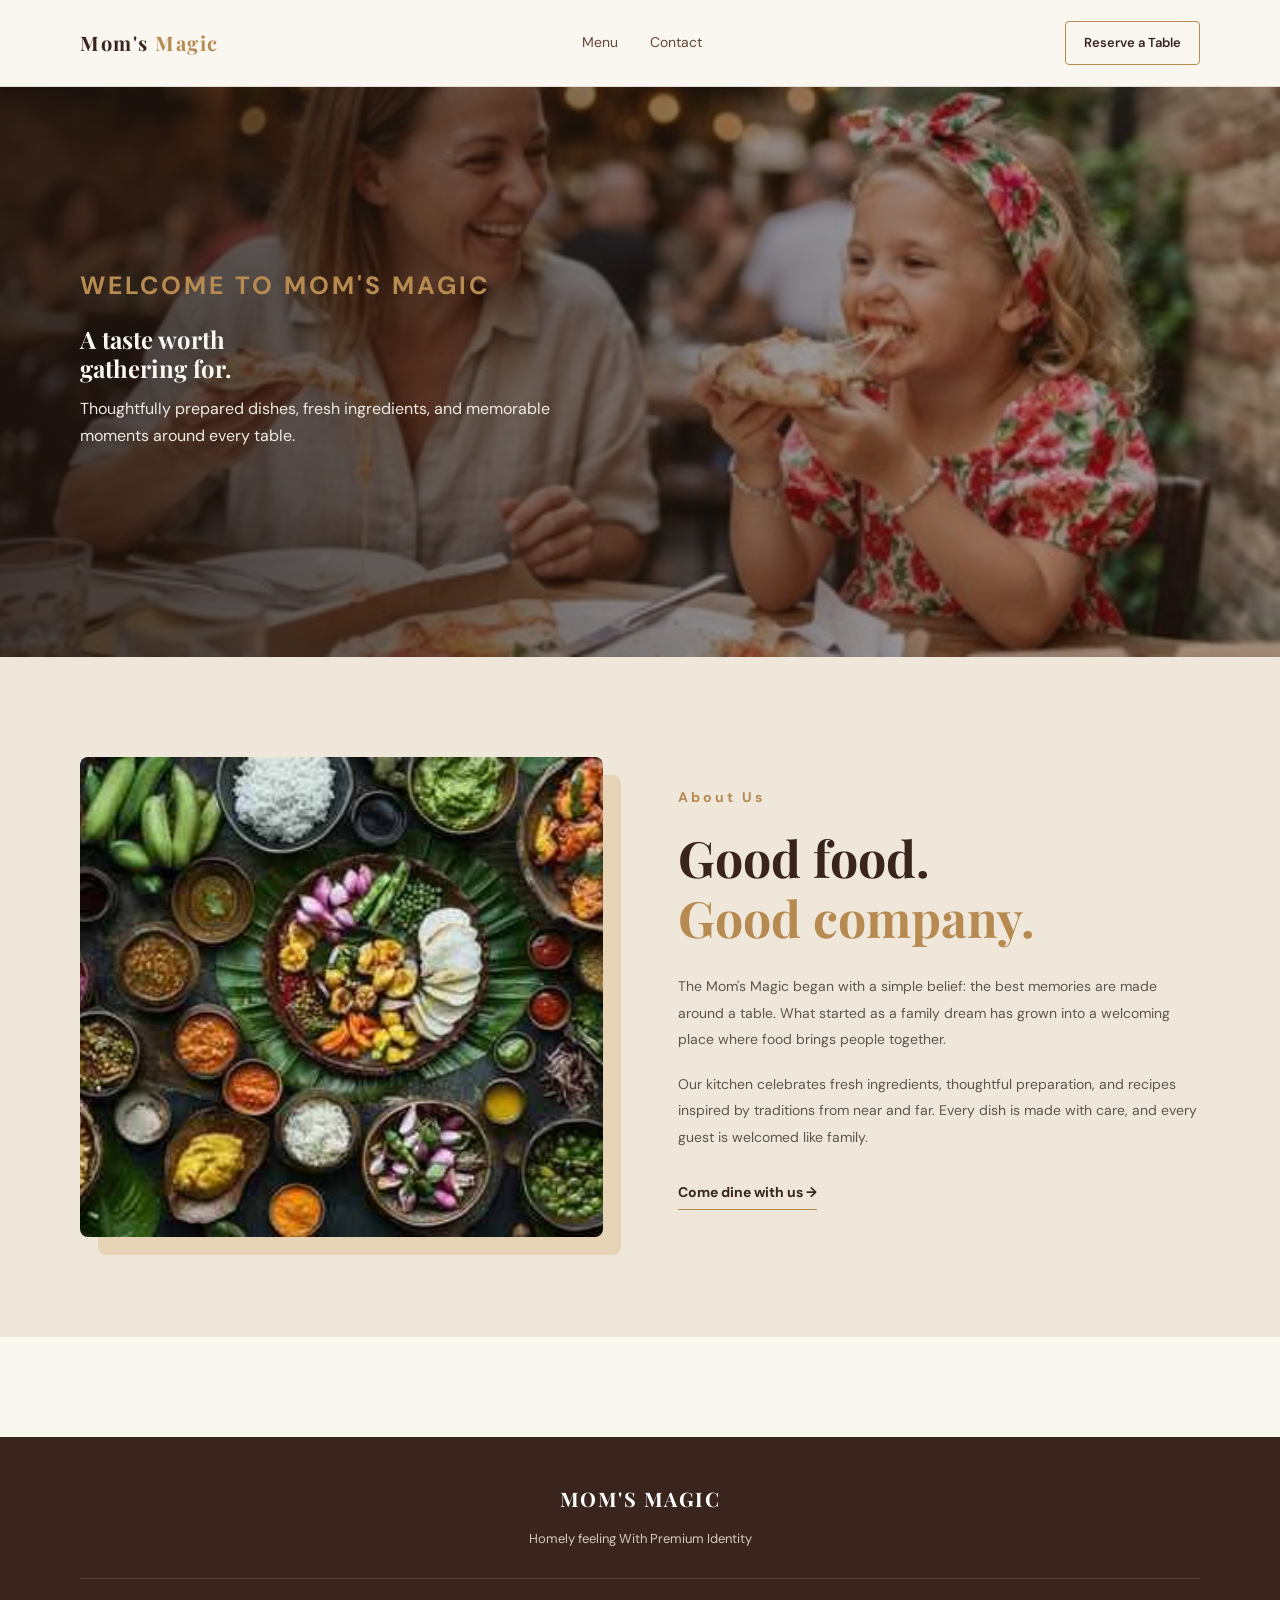
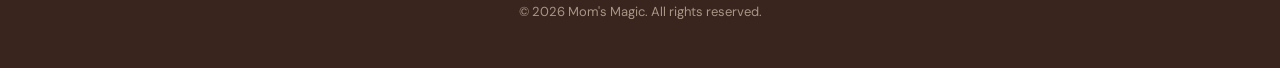
<file: assignment-1/index.html>
<!DOCTYPE html>
<html lang="en">
<head>
    <meta charset="UTF-8">
    <meta name="viewport" content="width=device-width, initial-scale=1.0">
    <meta name="description" content="Discover delicious food and warm hospitality at Mom's Magic.">
    <title>Mom's Magic | Homely feeling With Premium Identity</title>
    <link rel="preconnect" href="https://fonts.googleapis.com">
    <link rel="preconnect" href="https://fonts.gstatic.com" crossorigin>
    <link href="https://fonts.googleapis.com/css2?family=DM+Sans:wght@400;500;600;700&family=Playfair+Display:wght@500;600;700&display=swap" rel="stylesheet">
    <link rel="stylesheet" href="style.css">
</head>
<body>

    <header class="site-header">
        <div class="container nav-container">
            <a href="#" class="logo">Mom's <span>Magic</span></a>

            <nav aria-label="Main navigation">
                <a href="menu.html">Menu</a>
                <a href="contact.html">Contact</a>
            </nav>

            <a href="contact.html" class="nav-button">Reserve a Table</a>
        </div>
    </header>

    <main>
        <section class="welcome-section">
            <div class="welcome-content">
                <p class="heading">WELCOME TO MOM'S MAGIC </p>
                <h1>A taste worth<br><span>gathering for.</span></h1>
                <p class="welcome-description">
                    Thoughtfully prepared dishes, fresh ingredients,
                    and memorable moments around every table.
                </p>
            </div>
        </section>
        <section id="about" class="about-section">
            <div class="container about-grid">
                <div class="about-image" role="img" aria-label="A beautifully prepared restaurant meal"></div>

                <div class="about-content">
                    <p class="heading">About Us</p>
                    <h2>Good food.<br><span>Good company.</span></h2>

                    <p>
                        The Mom's Magic  began with a simple belief:
                        the best memories are made around a table.
                        What started as a family dream has grown into
                        a welcoming place where food brings people together.
                    </p>

                    <p>
                        Our kitchen celebrates fresh ingredients,
                        thoughtful preparation, and recipes inspired
                        by traditions from near and far. Every dish
                        is made with care, and every guest is welcomed
                        like family.
                    </p>

                    <a href="contact.html" class="text-link">Come dine with us →</a>
                </div>
            </div>
        </section>


    </main>

     <footer class="site-footer">
        <div class="container footer-content">
            <a href="#" class="logo footer-logo">MOM'S MAGIC</a>
            <p>Homely feeling With Premium Identity</p>
            <p class="copyright">&copy; 2026 Mom's Magic. All rights reserved.</p>
        </div>

</body>
</html>
</file>
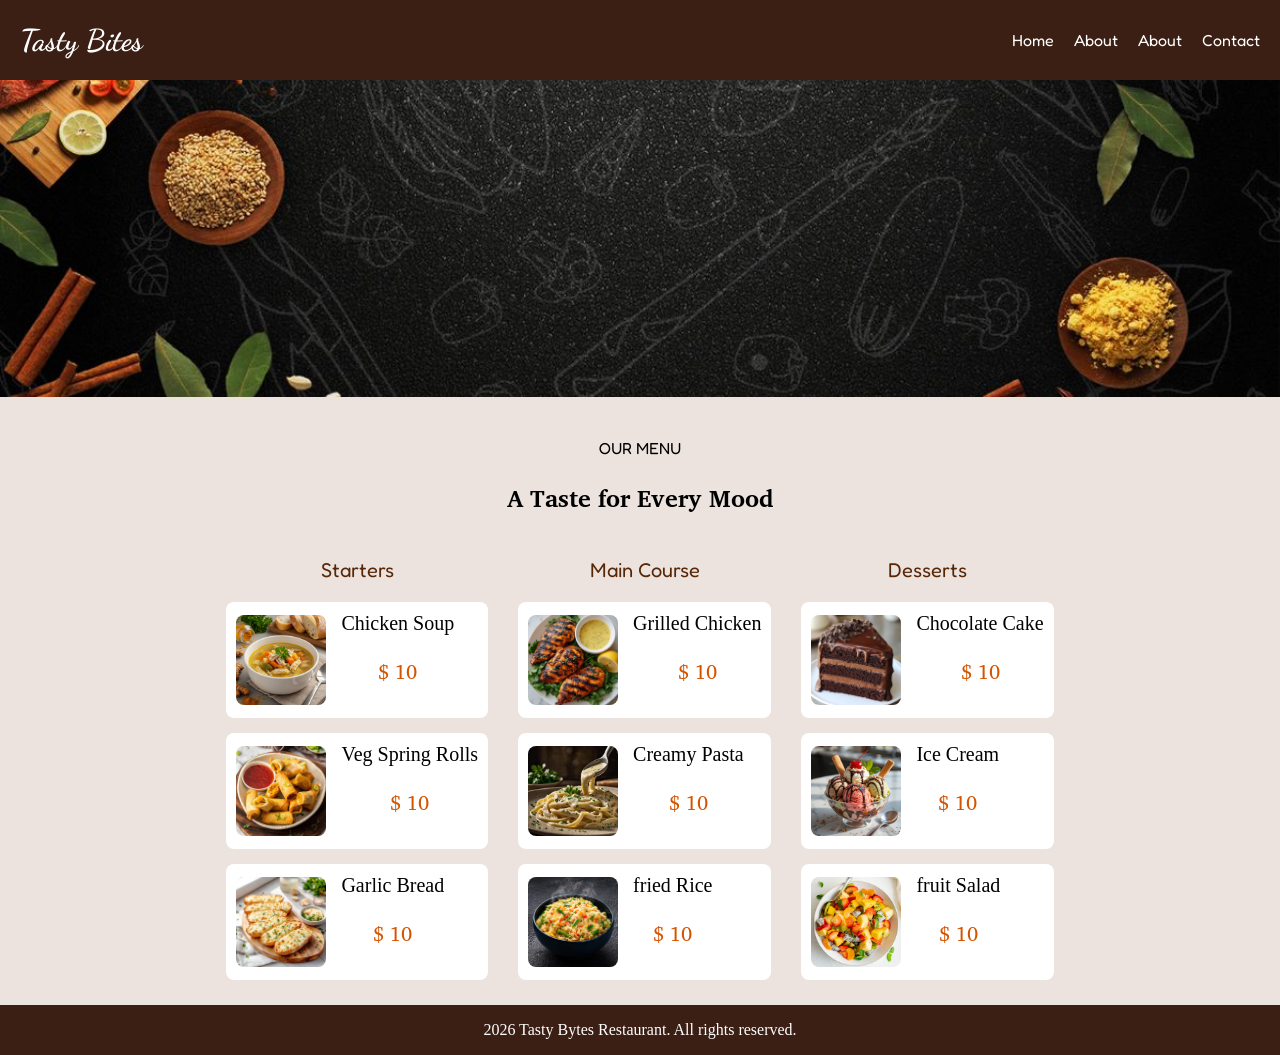
<file: Reshma-Assignment-1/index.html>
<!DOCTYPE html>
<html lang="en">
<head>
    <meta charset="UTF-8">
    <meta name="viewport" content="width=device-width, initial-scale=1.0">
    <title>Restaurant Menu Page</title>
    <link rel="stylesheet" href="style.css">
    <link rel="preconnect" href="https://fonts.googleapis.com">
    <link rel="preconnect" href="https://fonts.gstatic.com" crossorigin>
    <link href="https://fonts.googleapis.com/css2?family=Charis+SIL:ital,wght@0,400;0,700;1,400;1,700&family=Dancing+Script:wght@400..700&family=Fredoka:wght@300..700&display=swap" rel="stylesheet">
</head>
<body>
    <div class="navbar">
        <header>Tasty Bites</header>
        <nav>
            <a href="#home">Home</a>
            <a href="#Menu">About</a>  
            <a href="#About">About</a>
            <a href="#contact">Contact</a>
        </nav>
    </div>
    <!-- About Section -->
    <div class="about">
        <img src="./images/Banner.jpg" alt="banner_image" >
    </div>
    <section>
        <p>OUR MENU</p>
        <h1>A Taste for Every Mood</h1>
        <main>
            <!-- 3 menu category Card -->
            <div class="card">
                <div class="main_menu Starters">
                    <p>Starters</p>
                    <div class="menu_card">
                        <div class="menu">
                            <img src="./images/soup.jpg" alt="chicken soup">
                            <div class="card_title">Chicken Soup
                                <p class="price">$ 10</p>
                            </div>
                        </div>
                        <div class="menu">
                            <img src="./images/rolls.jpeg" alt="Veg Spring Rolls">
                            <div class="card_title">Veg Spring Rolls
                                <p class="price">$ 10</p>
                            </div>
                        </div>
                        <div class="menu">
                            <img src="./images/bread.jpeg" alt="Garlic Bread">
                            <div class="card_title">Garlic Bread
                                <p class="price">$ 10</p>
                            </div>
                        </div>
                    </div>
                </div>
                <div class="main_menu Main_course">
                    <p>Main Course</p>
                    <div class="menu_card">
                        <div class="menu">
                            <img src="./images/grilledCjicken.jpg" alt="Grilled Chicken">
                            <div class="card_title">Grilled Chicken
                                <p class="price">$ 10</p>
                            </div>
                        </div>
                        <div class="menu">
                            <img src="./images/pasta.jpg" alt="Creamy Pasta">
                            <div class="card_title">Creamy Pasta
                                <p class="price">$ 10</p>
                            </div>
                        </div>
                        <div class="menu">
                            <img src="./images/friedRice.jpg" alt="fried Rice">
                            <div class="card_title">fried Rice
                                <p class="price">$ 10</p>
                            </div>
                        </div>
                    </div>
                </div>
                <div class="main_menu Desserts">
                      <p>Desserts</p>
                      <div class="menu_card">
                          <div class="menu">
                              <img src="./images/cake.jpg" alt="Chocolate Cake">
                              <div class="card_title">Chocolate Cake
                                  <p class="price">$ 10</p>
                              </div>
                          </div>
                          <div class="menu">
                              <img src="./images/icecream.jpg" alt="Ice Cream">
                              <div class="card_title">Ice Cream
                                  <p class="price">$ 10</p>
                              </div>
                          </div>
                          <div class="menu">
                              <img src="./images/salad.jpg" alt="fruit Salad">
                              <div class="card_title">fruit Salad
                                  <p class="price">$ 10</p>
                              </div>
                          </div>
                      </div>
                </div>
            </div>
        </main>   
    </section>
    <footer>2026 Tasty Bytes Restaurant. All rights reserved.</footer>
</body>
</html>
</file>
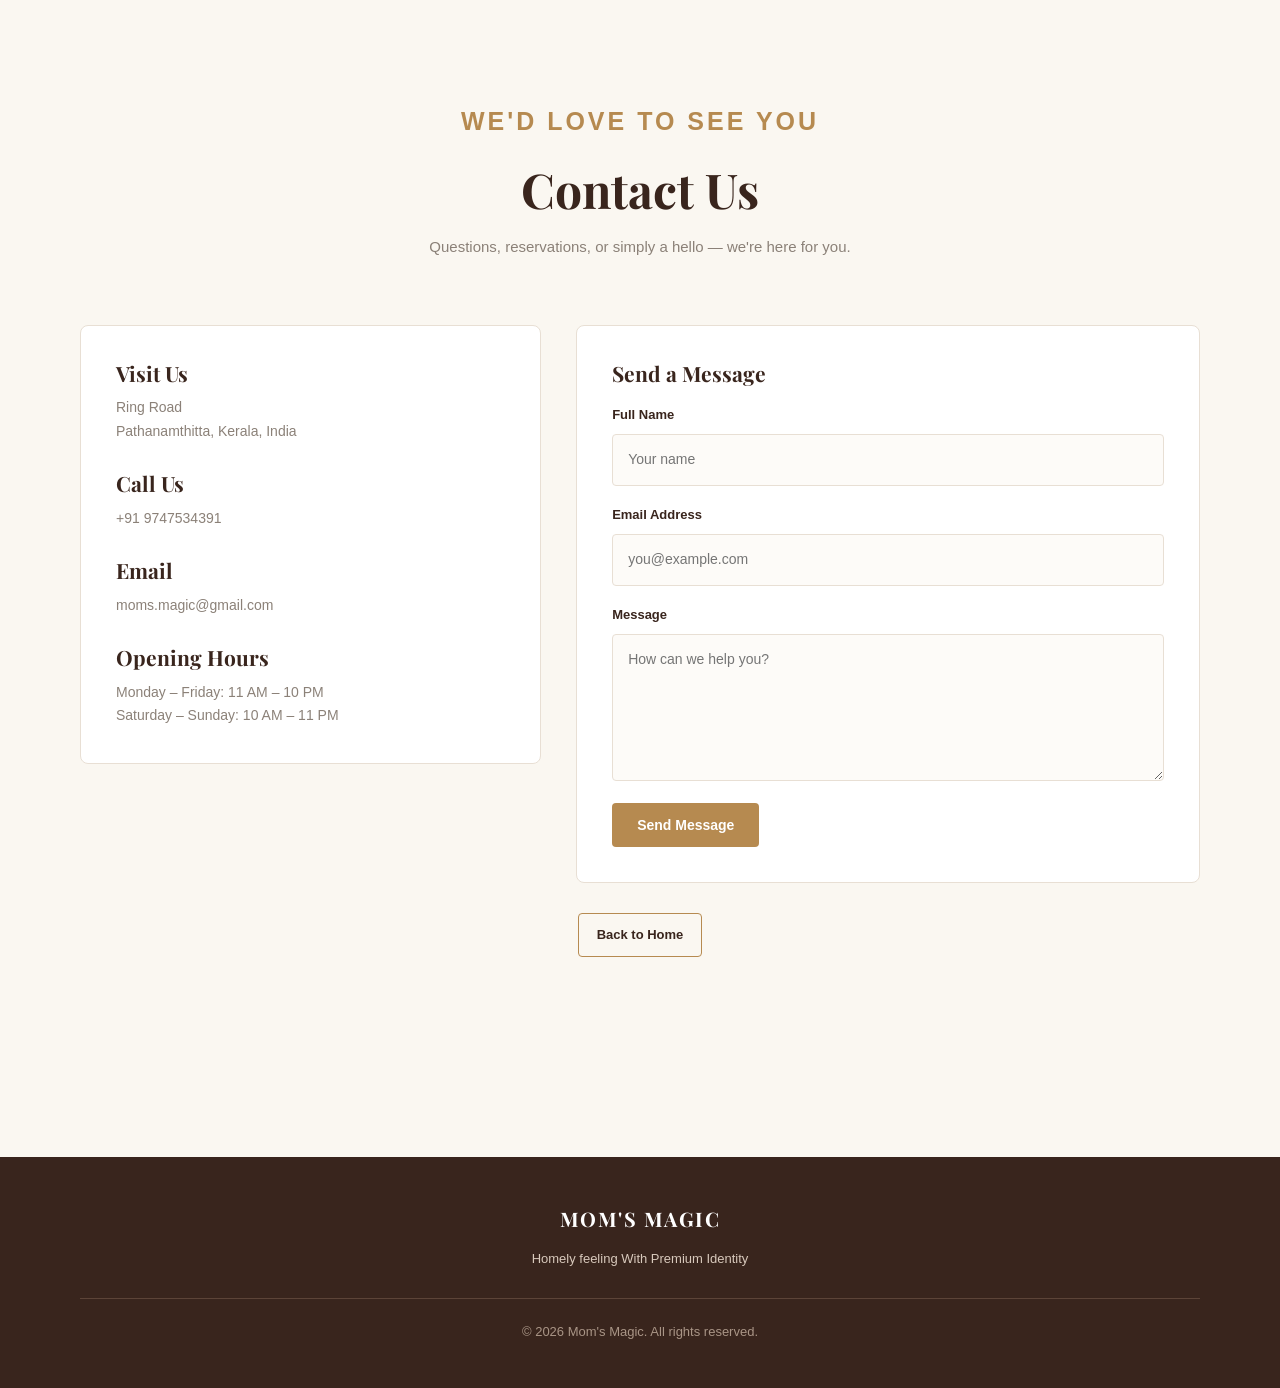
<file: assignment-1/contact.html>
<!DOCTYPE html>
<html lang="en">
<head>
    <meta charset="UTF-8">
    <meta name="viewport" content="width=device-width, initial-scale=1.0">
    <title>Mom's Magic | Homely feeling With Premium Identity</title>
    <link rel="stylesheet" href="style.css">
    <link href="https://fonts.googleapis.com/css2?family=Playfair+Display:wght@700&family=Poppins:wght@400;500;600&display=swap" rel="stylesheet">
    <body>
</head>
<main>

        <section id="contact" class="section contact-section">
            <div class="container">
                <div class="section-heading">
                    <p class="heading">WE'D LOVE TO SEE YOU</p>
                    <h2>Contact Us</h2>
                    <p>Questions, reservations, or simply a hello — we're here for you.</p>
                </div>

                <div class="contact-grid">
                    <div class="contact-details">
                        <div class="contact-item">
                            <h3>Visit Us</h3>
                            <p>Ring Road<br>Pathanamthitta, Kerala, India</p>
                        </div>

                        <div class="contact-item">
                            <h3>Call Us</h3>
                            <p>+91 9747534391</p>
                        </div>

                        <div class="contact-item">
                            <h3>Email</h3>
                            <p>moms.magic@gmail.com</p>
                        </div>

                        <div class="contact-item">
                            <h3>Opening Hours</h3>
                            <p>Monday – Friday: 11 AM – 10 PM</p>
                            <p>Saturday – Sunday: 10 AM – 11 PM</p>
                        </div>
                    </div>
                    

                    <form class="contact-form">
                        <h3>Send a Message</h3>

                        <label for="name">Full Name</label>
                        <input type="text" id="name" name="name"
                               placeholder="Your name" required>

                        <label for="email">Email Address</label>
                        <input type="email" id="email" name="email"
                               placeholder="you@example.com" required>

                        <label for="message">Message</label>
                        <textarea id="message" name="message" rows="5"
                                  placeholder="How can we help you?" required></textarea>

                        <button type="submit" class="button button-primary">
                            Send Message
                        </button>
                    </form>
                </div>
            </div>
             <div class="back">
                   <a href="index.html" class="nav-button"> Back to Home </a>
                </div>
        </section>
   </main>
 <footer class="site-footer">
        <div class="container footer-content">
            <a href="#" class="logo footer-logo">MOM'S MAGIC</a>
            <p>Homely feeling With Premium Identity</p>
            <p class="copyright">&copy; 2026 Mom's Magic. All rights reserved.</p>
        </div>
    </footer>
</html>
</file>
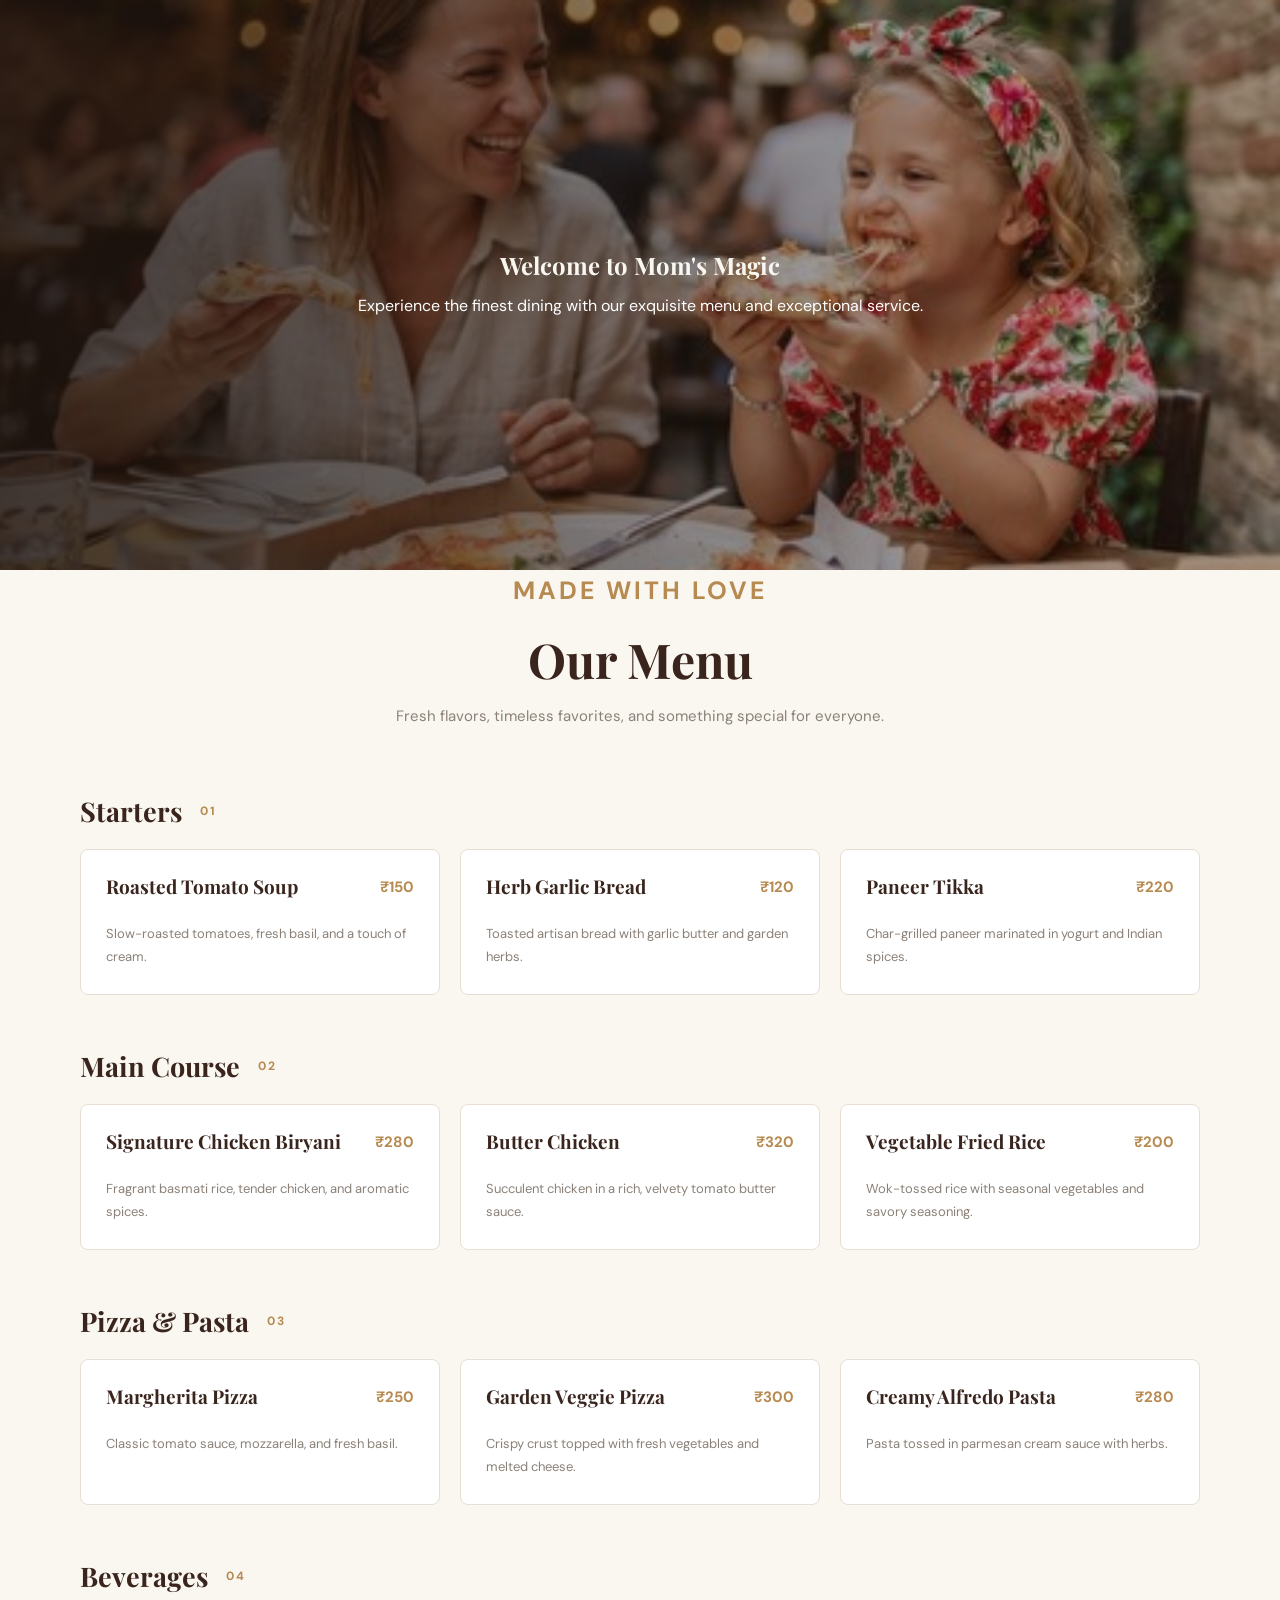
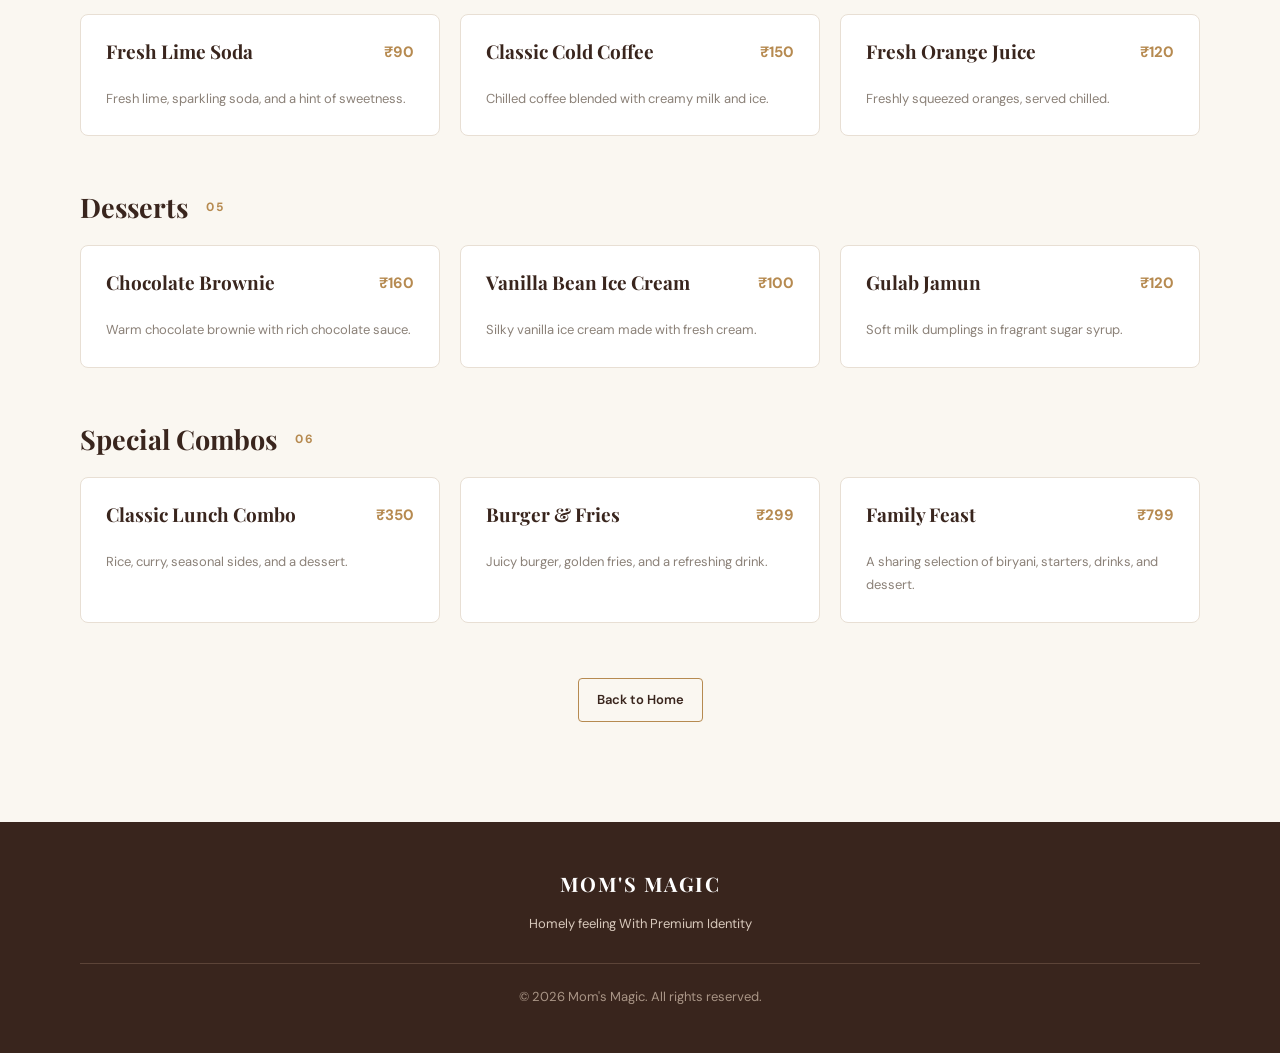
<file: assignment-1/menu.html>
<!DOCTYPE html>
<html lang="en">
<head>
    <meta charset="UTF-8">
    <meta name="viewport" content="width=device-width, initial-scale=1.0">
    <meta name="description" content="Discover delicious food and warm hospitality at The Golden Spoon.">
    <title>The Golden Spoon | Fine Dining & Restaurant</title>
    <link rel="preconnect" href="https://fonts.googleapis.com">
    <link rel="preconnect" href="https://fonts.gstatic.com" crossorigin>
    <link href="https://fonts.googleapis.com/css2?family=DM+Sans:wght@400;500;600;700&family=Playfair+Display:wght@500;600;700&display=swap" rel="stylesheet">
    <link rel="stylesheet" href="style.css">
</head>
<body>
    <main>
        <section id="welcome" class=" welcome-section">
            <div class="container">
                <div class="welcome-content-menu">
                    <h1>Welcome to Mom's Magic</h1>
                    <p>Experience the finest dining with our exquisite menu and exceptional service.</p>
                </div>
            </div>
        </section> 
            </div>
        </section>
       
    <section id="menu">
            <div class="container">
                <div class="section-heading">
                    <p class="heading">MADE WITH LOVE</p>
                    <h2>Our Menu</h2>
                    <p>Fresh flavors, timeless favorites, and something special for everyone.</p>
                </div>

                <section class="menu-category">
                    <h3>Starters <span>01</span></h3>
                    <div class="menu-grid">
                        <article class="menu-card">
                            <div class="menu-card-top">
                                <h4>Roasted Tomato Soup</h4>
                                <span class="price">₹150</span>
                            </div>
                            <p>Slow-roasted tomatoes, fresh basil, and a touch of cream.</p>
                        </article>

                        <article class="menu-card">
                            <div class="menu-card-top">
                                <h4>Herb Garlic Bread</h4>
                                <span class="price">₹120</span>
                            </div>
                            <p>Toasted artisan bread with garlic butter and garden herbs.</p>
                        </article>

                        <article class="menu-card">
                            <div class="menu-card-top">
                                <h4>Paneer Tikka</h4>
                                <span class="price">₹220</span>
                            </div>
                            <p>Char-grilled paneer marinated in yogurt and Indian spices.</p>
                        </article>
                    </div>
                </section>

                <section class="menu-category">
                    <h3>Main Course <span>02</span></h3>
                    <div class="menu-grid">
                        <article class="menu-card">
                            <div class="menu-card-top">
                                <h4>Signature Chicken Biryani</h4>
                                <span class="price">₹280</span>
                            </div>
                            <p>Fragrant basmati rice, tender chicken, and aromatic spices.</p>
                        </article>

                        <article class="menu-card">
                            <div class="menu-card-top">
                                <h4>Butter Chicken</h4>
                                <span class="price">₹320</span>
                            </div>
                            <p>Succulent chicken in a rich, velvety tomato butter sauce.</p>
                        </article>

                        <article class="menu-card">
                            <div class="menu-card-top">
                                <h4>Vegetable Fried Rice</h4>
                                <span class="price">₹200</span>
                            </div>
                            <p>Wok-tossed rice with seasonal vegetables and savory seasoning.</p>
                        </article>
                    </div>
                </section>

                <section class="menu-category">
                    <h3>Pizza & Pasta <span>03</span></h3>
                    <div class="menu-grid">
                        <article class="menu-card">
                            <div class="menu-card-top">
                                <h4>Margherita Pizza</h4>
                                <span class="price">₹250</span>
                            </div>
                            <p>Classic tomato sauce, mozzarella, and fresh basil.</p>
                        </article>

                        <article class="menu-card">
                            <div class="menu-card-top">
                                <h4>Garden Veggie Pizza</h4>
                                <span class="price">₹300</span>
                            </div>
                            <p>Crispy crust topped with fresh vegetables and melted cheese.</p>
                        </article>

                        <article class="menu-card">
                            <div class="menu-card-top">
                                <h4>Creamy Alfredo Pasta</h4>
                                <span class="price">₹280</span>
                            </div>
                            <p>Pasta tossed in parmesan cream sauce with herbs.</p>
                        </article>
                    </div>
                </section>

                <section class="menu-category">
                    <h3>Beverages <span>04</span></h3>
                    <div class="menu-grid">
                        <article class="menu-card">
                            <div class="menu-card-top">
                                <h4>Fresh Lime Soda</h4>
                                <span class="price">₹90</span>
                            </div>
                            <p>Fresh lime, sparkling soda, and a hint of sweetness.</p>
                        </article>

                        <article class="menu-card">
                            <div class="menu-card-top">
                                <h4>Classic Cold Coffee</h4>
                                <span class="price">₹150</span>
                            </div>
                            <p>Chilled coffee blended with creamy milk and ice.</p>
                        </article>

                        <article class="menu-card">
                            <div class="menu-card-top">
                                <h4>Fresh Orange Juice</h4>
                                <span class="price">₹120</span>
                            </div>
                            <p>Freshly squeezed oranges, served chilled.</p>
                        </article>
                    </div>
                </section>

                <section class="menu-category">
                    <h3>Desserts <span>05</span></h3>
                    <div class="menu-grid">
                        <article class="menu-card">
                            <div class="menu-card-top">
                                <h4>Chocolate Brownie</h4>
                                <span class="price">₹160</span>
                            </div>
                            <p>Warm chocolate brownie with rich chocolate sauce.</p>
                        </article>

                        <article class="menu-card">
                            <div class="menu-card-top">
                                <h4>Vanilla Bean Ice Cream</h4>
                                <span class="price">₹100</span>
                            </div>
                            <p>Silky vanilla ice cream made with fresh cream.</p>
                        </article>

                        <article class="menu-card">
                            <div class="menu-card-top">
                                <h4>Gulab Jamun</h4>
                                <span class="price">₹120</span>
                            </div>
                            <p>Soft milk dumplings in fragrant sugar syrup.</p>
                        </article>
                    </div>
                </section>

                <section class="menu-category">
                    <h3>Special Combos <span>06</span></h3>
                    <div class="menu-grid">
                        <article class="menu-card">
                            <div class="menu-card-top">
                                <h4>Classic Lunch Combo</h4>
                                <span class="price">₹350</span>
                            </div>
                            <p>Rice, curry, seasonal sides, and a dessert.</p>
                        </article>

                        <article class="menu-card">
                            <div class="menu-card-top">
                                <h4>Burger & Fries</h4>
                                <span class="price">₹299</span>
                            </div>
                            <p>Juicy burger, golden fries, and a refreshing drink.</p>
                        </article>

                        <article class="menu-card">
                            <div class="menu-card-top">
                                <h4>Family Feast</h4>
                                <span class="price">₹799</span>
                            </div>
                            <p>A sharing selection of biryani, starters, drinks, and dessert.</p>
                        </article>
                    </div>
                </section>
            </div>
            <div class="back">
                   <a href="index.html" class="nav-button"> Back to Home    </a>
                </div>
        </section>
    </main>
     <footer class="site-footer">
        <div class="container footer-content">
            <a href="#" class="logo footer-logo">MOM'S MAGIC</a>
            <p>Homely feeling With Premium Identity</p>
            <p class="copyright">&copy; 2026 Mom's Magic. All rights reserved.</p>
        </div>
    </footer>
</html >
</file>
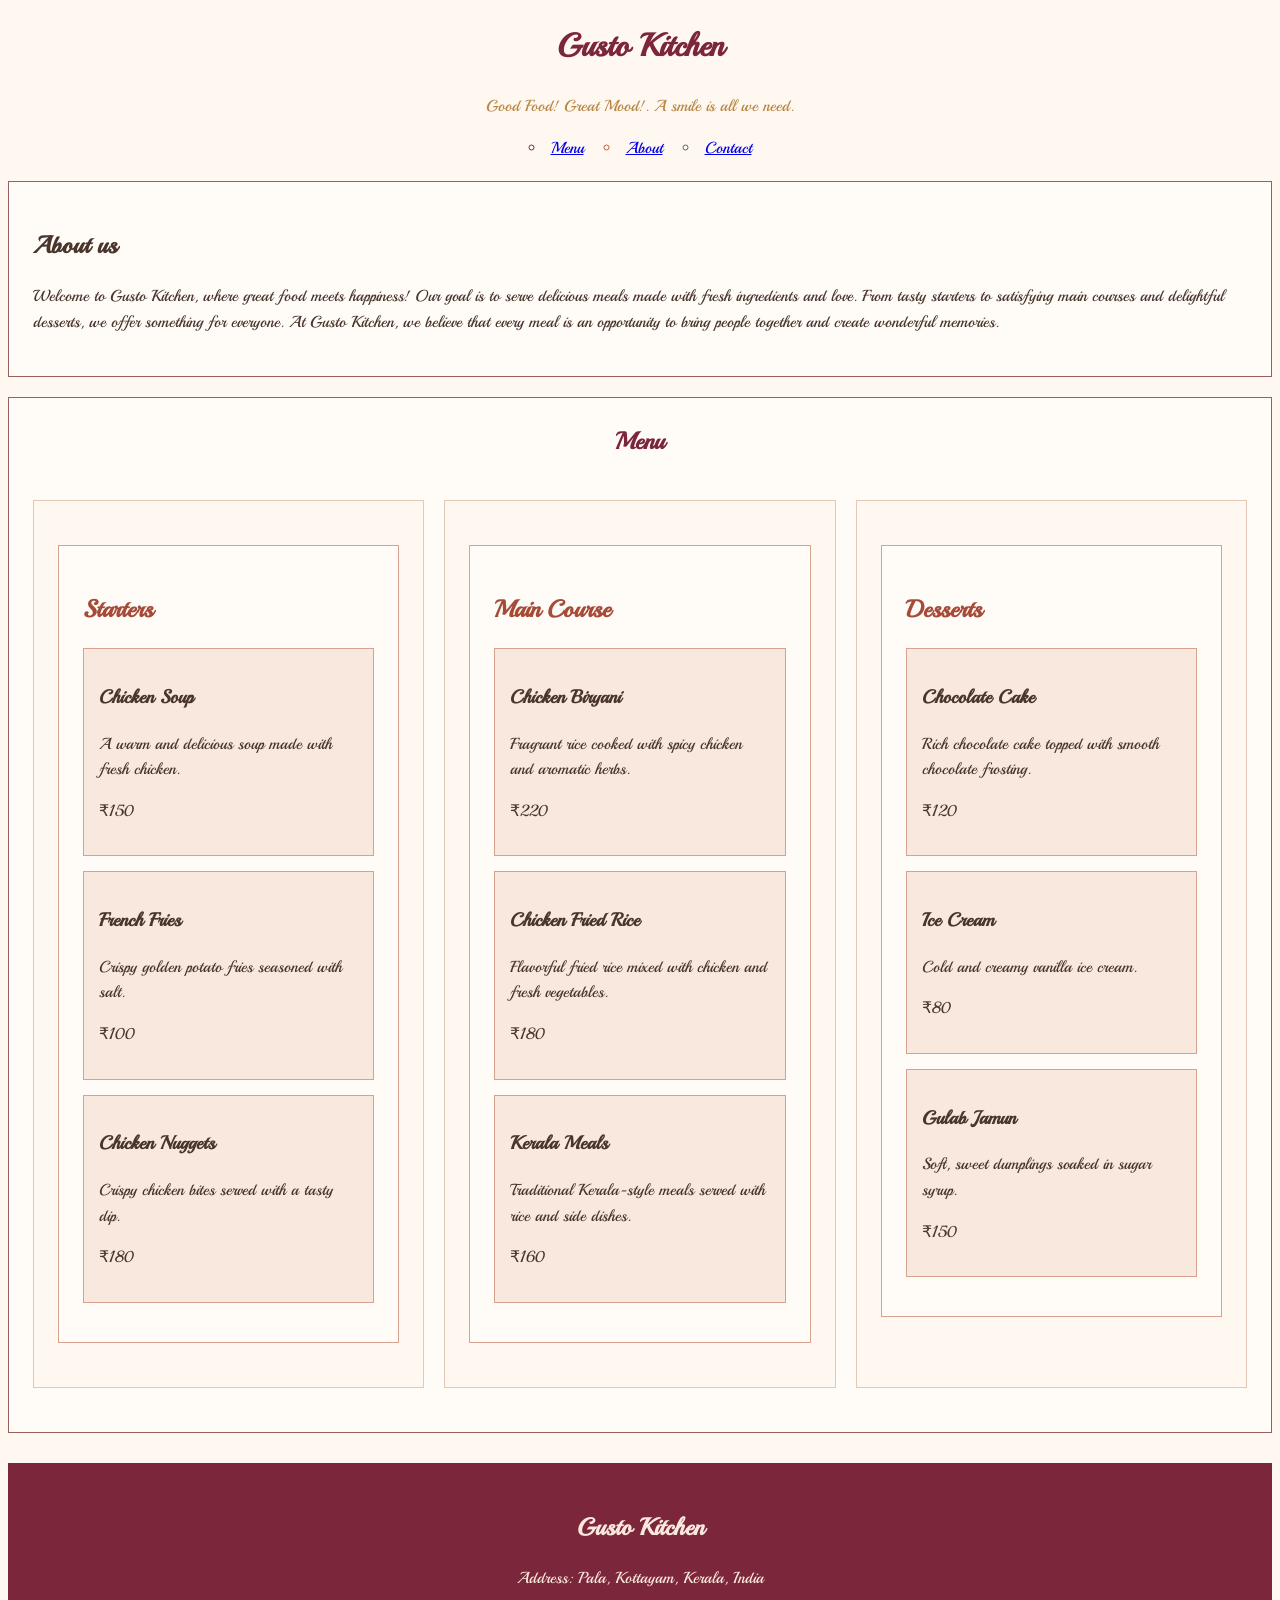
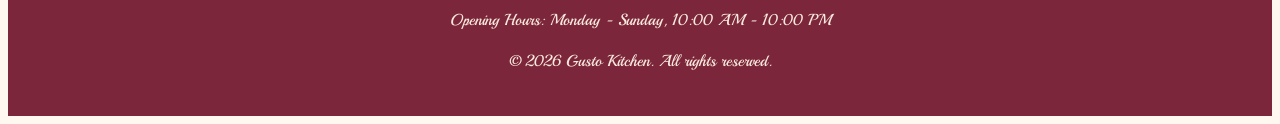
<file: assignment1/restaurentMenuPage.html>
<!DOCTYPE html>
<html lang="en">
<head>
    <meta charset="UTF-8">
    <meta name="viewport" content="width=device-width, initial-scale=1.0">

    <link rel="preconnect" href="https://fonts.googleapis.com">
    <link rel="preconnect" href="https://fonts.gstatic.com" crossorigin>
    <link href="https://fonts.googleapis.com/css2?family=Great+Vibes&family=Playball&family=Rubik+Storm&display=swap" rel="stylesheet">

    <link rel="stylesheet" href="style.css">
    <title>Gusto Kitchen | Restaurant Menu</title>
</head>
<body>
    <header>
        <h1 class="restName">Gusto Kitchen</h1>
        <p class="restDesc">Good Food! Great Mood!. A smile is all we need.</p>
        <nav>
            <ul class="listStyle">
                <li><a href="#menu">Menu</a></li>
                <li><a href="#about">About</a></li>
                <li><a href="#contact">Contact</a></li>
            </ul>
        </nav>
    </header>

    <main>
        <!-- About us -->
        <section class="aboutRes" id="about">
            <h2>About us</h2>
            <p>Welcome to Gusto Kitchen, where great food meets happiness! Our goal is to serve delicious meals made with fresh ingredients and love. From tasty starters to satisfying main courses and delightful desserts, we offer something for everyone. At Gusto Kitchen, we believe that every meal is an opportunity to bring people together and create wonderful memories.</p>
        </section>

        <div class="menuSection" id="menu">

            <!-- Menu category section -->

            <h2 class="menuLabel">Menu</h2>

            <!-- Starters -->
            <div class="menuList">
                <section class="menuItemCard">
                    <h2 class="menuCategory">Starters</h2>
                    <div class="menuItem">
                        <h3>Chicken Soup</h3>
                        <p>A warm and delicious soup made with fresh chicken.</p>
                        <p>₹150</p>  <!-- (Windows + . =>₹) -->
                    </div>
                    <div class="menuItem">
                        <h3>French Fries</h3>
                        <p>Crispy golden potato fries seasoned with salt.</p>
                        <p>₹100</p>
                    </div>
                    <div class="menuItem">
                        <h3>Chicken Nuggets</h3>
                        <p>Crispy chicken bites served with a tasty dip.</p>
                        <p>₹180</p>
                    </div>
                </section>
            </div>

            <!-- Main Course -->
            <div class="menuList">
                <section class="menuItemCard">
                    <h2 class="menuCategory">Main Course</h2>
                    <div class="menuItem">
                        <h3>Chicken Biryani</h3>
                        <p>Fragrant rice cooked with spicy chicken and aromatic herbs.</p>
                        <p>₹220</p>
                    </div>
                    <div class="menuItem">
                        <h3>Chicken Fried Rice</h3>
                        <p>Flavorful fried rice mixed with chicken and fresh vegetables.</p>
                        <p>₹180</p>
                    </div>
                    <div class="menuItem">
                        <h3>Kerala Meals</h3> 
                        <p>Traditional Kerala-style meals served with rice and side dishes.</p> 
                        <p>₹160</p>
                    </div>
                </section>
            </div>

            <!-- Dessert -->
            <div class="menuList">
                <section class="menuItemCard">
                    <h2 class="menuCategory">Desserts</h2>
                    <div class="menuItem">
                        <h3>Chocolate Cake</h3> 
                        <p>Rich chocolate cake topped with smooth chocolate frosting.</p> 
                        <p>₹120</p>
                    </div>
                    <div class="menuItem">
                        <h3>Ice Cream</h3> 
                        <p>Cold and creamy vanilla ice cream.</p> 
                        <p>₹80</p>
                    </div>
                    <div class="menuItem">
                        <h3>Gulab Jamun</h3> 
                        <p>Soft, sweet dumplings soaked in sugar syrup.</p>
                        <p>₹150</p>
                    </div>
                </section>
            </div>
        </div>
    </main>

    <footer class="menuFooter" id="contact">
        <h2>Gusto Kitchen</h2> 
        <p>Address: Pala, Kottayam, Kerala, India</p> 
        <p>Opening Hours: Monday - Sunday, 10:00 AM - 10:00 PM</p>
        <p>&copy; 2026 Gusto Kitchen. All rights reserved.</p>
    </footer>
</body>
</html>
</file>
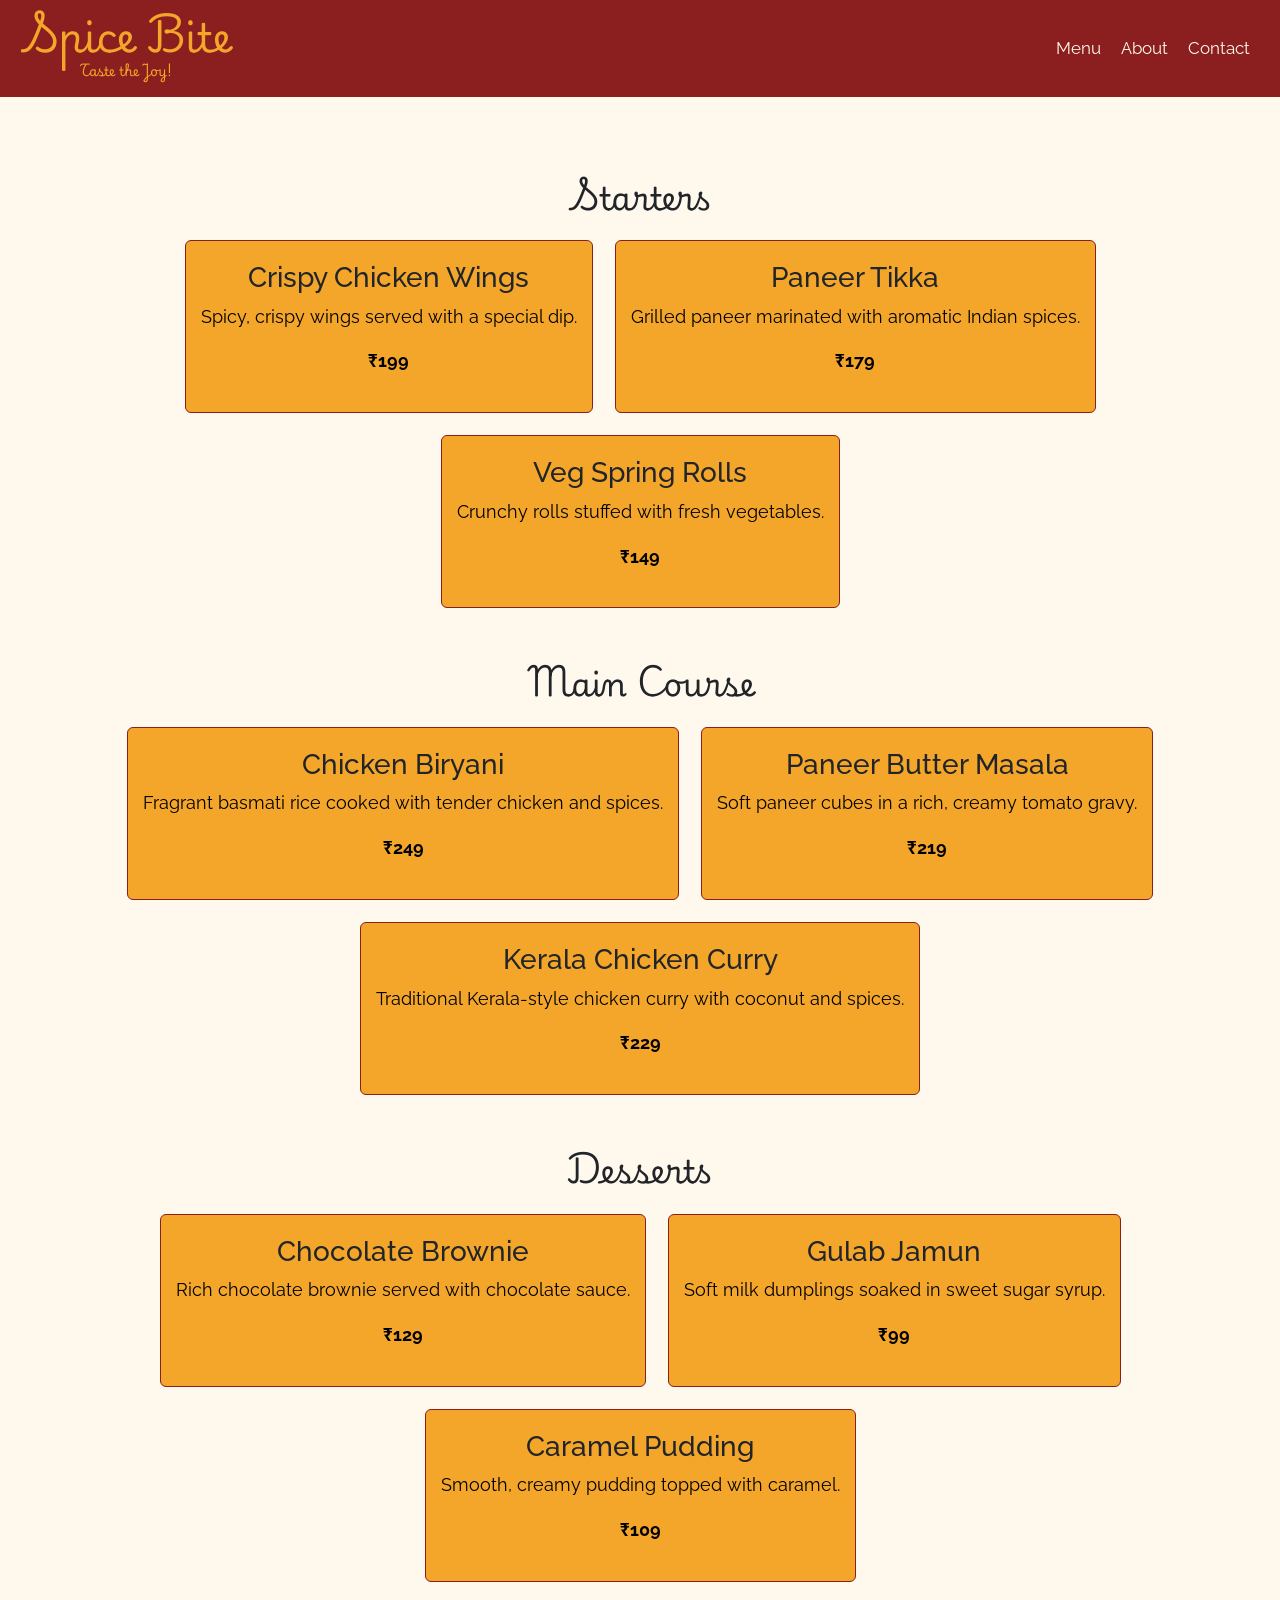
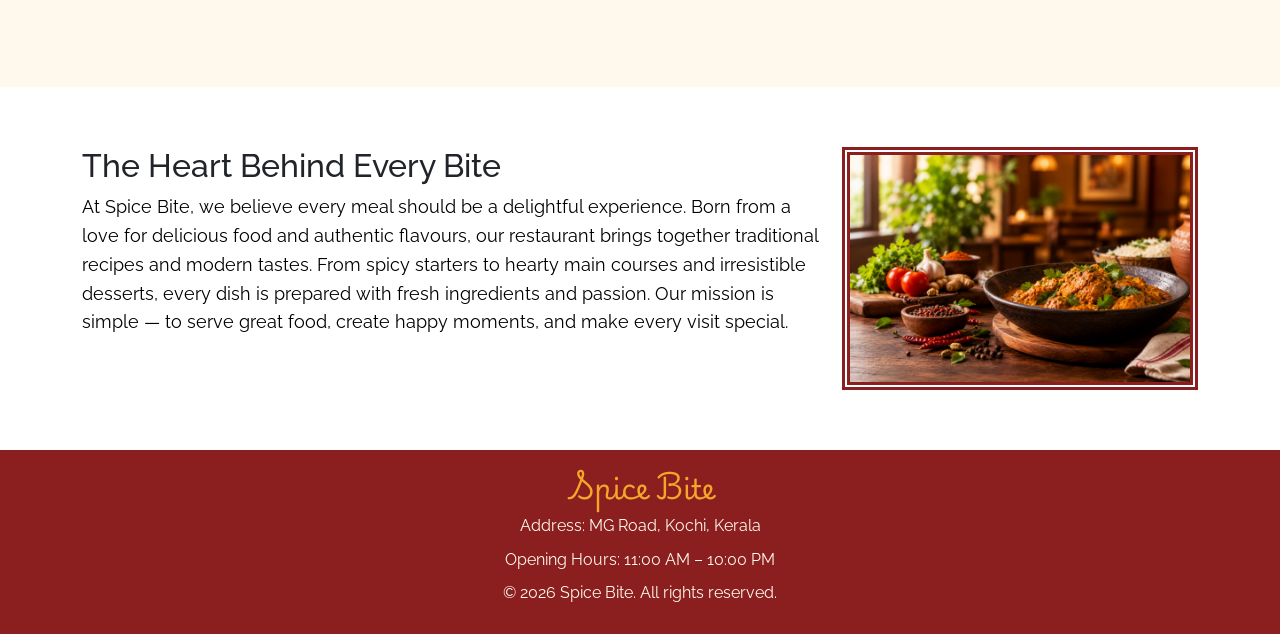
<file: assignment-1/Restaurant Menu/Menu.html>
<!DOCTYPE html>
<html lang="en">
<head>
    <meta charset="UTF-8">
    <meta name="viewport" content="width=device-width, initial-scale=1.0">
    <title>Restaurant Menu</title>
    <link href="https://cdn.jsdelivr.net/npm/bootstrap@5.3.8/dist/css/bootstrap.min.css"
          rel="stylesheet">
    <link rel="preconnect" href="https://fonts.googleapis.com">
    <link rel="preconnect" href="https://fonts.gstatic.com" crossorigin>
    <link href="https://fonts.googleapis.com/css2?family=Raleway:ital,wght@0,100..900;1,100..900&display=swap" rel="stylesheet">
    <link rel="preconnect" href="https://fonts.googleapis.com">
    <link rel="preconnect" href="https://fonts.gstatic.com" crossorigin>
    <link href="https://fonts.googleapis.com/css2?family=Playwrite+IT+Trad:wght@100..400&family=Raleway:ital,wght@0,100..900;1,100..900&display=swap" rel="stylesheet">
    <link rel="stylesheet" href="styles.css">
    
</head>
<body>
    <header>
        <div class="logo">
            <h1>Spice Bite<span>Taste the Joy!</span></h1>
        </div>
        <nav>
            <ul class="nav_list">
                <li><a href="#menu">Menu</a></li>
                <li><a href="#about">About</a></li>
                <li><a href="#contact">Contact</a></li>
            </ul>
        </nav>
    </header>  
    <main>
        <section class="menu-section-wrapper" id="menu">
            <div class="container">
                <div class="menu-section">
                    <h2>Starters</h2>
                    <div class="card-container">
                        <div class="card">
                            <h3>Crispy Chicken Wings</h3>
                            <p>Spicy, crispy wings served with a special dip.</p>
                            <p><b>₹199</b></p>
                        </div>
                        <div class="card">
                            <h3>Paneer Tikka</h3>
                            <p>Grilled paneer marinated with aromatic Indian spices.</p>
                            <p><b>₹179</b></p>
                        </div>
                        <div class="card">
                            <h3>Veg Spring Rolls</h3>
                            <p>Crunchy rolls stuffed with fresh vegetables.</p>
                            <p><b>₹149</b></p>
                        </div>
                    </div>
                </div>
                <div class="menu-section">
                    <h2>Main Course</h2>
                    <div class="card-container">
                        <div class="card">
                            <h3>Chicken Biryani</h3>
                            <p>Fragrant basmati rice cooked with tender chicken and spices.</p>
                            <p><b>₹249</b></p>
                        </div>
                        <div class="card">
                            <h3>Paneer Butter Masala</h3>
                            <p>Soft paneer cubes in a rich, creamy tomato gravy.</p>
                            <p><b>₹219</b></p>
                        </div>
                        <div class="card">
                            <h3>Kerala Chicken Curry</h3>
                            <p>Traditional Kerala-style chicken curry with coconut and spices.</p>
                            <p><b>₹229</b></p>
                        </div>
                    </div>
                </div>
                <div class="menu-section">
                    <h2>Desserts</h2>
                    <div class="card-container">
                        <div class="card">
                            <h3>Chocolate Brownie</h3>
                            <p>Rich chocolate brownie served with chocolate sauce.</p>
                            <p><b>₹129</b></p>
                        </div>
                        <div class="card">
                            <h3>Gulab Jamun</h3>
                            <p>Soft milk dumplings soaked in sweet sugar syrup.</p>
                            <p><b>₹99</b></p>
                        </div>
                        <div class="card">
                            <h3>Caramel Pudding</h3>
                            <p>Smooth, creamy pudding topped with caramel.</p>
                            <p><b>₹109</b></p>
                        </div>
                    </div>
                </div>
            </div>
        </section>
        <section class="about-section" id="about">
            <div class="container">
                <div class="row">
                    <div class="col-md-8">
                        <h2 class="main_heading">The Heart Behind Every Bite</h2>
                        <p>At Spice Bite, we believe every meal should be a delightful experience. Born from a love for delicious food and authentic flavours, our restaurant brings together traditional recipes and modern tastes. From spicy starters to hearty main courses and irresistible desserts, every dish is prepared with fresh ingredients and passion. Our mission is simple — to serve great food, create happy moments, and make every visit special.</p>
                        
                    </div>
                    <div class="col-md-4">
                        <img src="./images/Rustic Curry Feast with Fresh Spices.png" class="img-responsive" alt="A freshly prepared curry with aromatic spices"/>
                    </div>
                </div>
            </div>
        </section>
    </main>
    <footer class="footer">
        <h3>Spice Bite</h3>
        <p>Address: MG Road, Kochi, Kerala</p>
        <p>Opening Hours: 11:00 AM – 10:00 PM</p>
        <p>&copy; 2026 Spice Bite. All rights reserved.</p>
    </footer>
</body>
</html>
</file>
<file: assignment-1/style.css>
:root {
    --cream: #faf7f1;
    --white: #ffffff;
    --brown: #39251d;
    --brown-light: #634438;
    --gold: #b68a50;
    --gold-light: #e7d4b7;
    --text: #5e554e;
    --muted: #8b8178;
    --border: #e8dfd4;
}

* {
    box-sizing: border-box;
    margin: 0;
    padding: 0;
}

html {
    scroll-behavior: smooth;
    scroll-padding-top: 90px;
}

body {
    background: var(--cream);
    color: var(--text);
    font-family: "DM Sans", sans-serif;
    line-height: 1.7;
}

.container {
    width: min(1120px, 90%);
    margin: 0 auto;
}
.contact-footer {
    width: min(1200px, 90%);
    text-align: center;
}

h1, h2, h3, h4 {
    color: var(--cream);
    font-family: "Playfair Display", serif;
    line-height: 1.2;
    margin-bottom: 12px;
}

a {
    color: inherit;
    text-decoration: none;
}

.button {
    display: inline-block;
    padding: 13px 24px;
    border: 1px solid transparent;
    border-radius: 4px;
    font-size: 14px;
    font-weight: 600;
    transition: 0.25s ease;
    cursor: pointer;
}

.button-primary {
    background: var(--gold);
    color: var(--white);
}

.button-primary:hover {
    background: var(--brown);
    transform: translateY(-2px);
}

.button-outline {
    border-color: var(--gold-light);
    color: var(--brown);
}

.button-outline:hover {
    background: var(--white);
}

.site-header {
    background: var(--cream);
    border-bottom: 1px solid var(--border);
}

.nav-container {
    min-height: 86px;
    display: flex;
    align-items: center;
    justify-content: space-between;
    gap: 25px;
}

.logo {
    color: var(--brown);
    font-family: "Playfair Display", serif;
    font-size: 20px;
    font-weight: 700;
    letter-spacing: 1.5px;
}

.logo span {
    color: var(--gold);
}

nav {
    display: flex;
    gap: 32px;
}

nav a {
    color: var(--brown-light);
    font-size: 14px;
    transition: color 0.2s ease;
}

nav a:hover {
    color: var(--gold);
}

.nav-button {
    border: 1px solid var(--gold);
    border-radius: 4px;
    padding: 10px 18px;
    color: var(--brown);
    font-size: 13px;
    font-weight: 600;
    transition: 0.2s ease;
}

.nav-button:hover {
    background: var(--gold);
    color: var(--white);
}


.welcome-section {
    min-height: 570px;
    display: flex;
    align-items: center;
    background:
        linear-gradient(90deg, rgba(30, 19, 14, 0.82), rgba(30, 19, 14, 0.22)),
        url('menu.jpg')
        center/cover no-repeat;
    color: var(--white);
}

.welcome-content {
    width: min(1120px, 90%);
    margin: 0 auto;
    padding: 80px 0;
}
.welcome-content-menu {
    width: min(1120px, 90%);
    margin: 0 auto;
    padding: 80px 0;
    text-align: center;
}

.heading {
    color: var(--gold);
    font-size: 25px;
    font-weight: 700;
    letter-spacing: 3px;
    margin-bottom: 18px;
}

.welcome h1 {
    color: var(--white);
    font-size: clamp(42px, 6vw, 76px);
    margin-bottom: 22px;
}

.welcome h1 span {
    color: #e5c18e;
}

.welcome-description {
    max-width: 500px;
    color: #f0e9e2;
    font-size: 16px;
    margin-bottom: 30px;
}


.section {
    padding: 100px 0;
}

.section-heading {
    text-align: center;
    max-width: 650px;
    margin: 0 auto 65px;
}

.section-heading h2 {
    font-size: clamp(34px, 4vw, 48px);
    margin-bottom: 16px;
    color: var(--brown);
}

.section-heading > p:last-child {
    color: var(--muted);
    font-size: 15px;
}


.menu-category {
    margin-bottom: 55px;
}

.menu-category h3 {
    display: flex;
    align-items: center;
    gap: 18px;
    font-size: 27px;
    margin-bottom: 22px;
    color: var(--brown);
}

.menu-category h3 span {
    color: var(--gold);
    font-family: "DM Sans", sans-serif;
    font-size: 12px;
    letter-spacing: 2px;
}

.menu-grid {
    display: grid;
    grid-template-columns: repeat(3, 1fr);
    gap: 20px;
}

.menu-card {
    background: var(--white);
    border: 1px solid var(--border);
    border-radius: 8px;
    padding: 25px;
    transition: transform 0.25s ease, box-shadow 0.25s ease;
}

.menu-card:hover {
    transform: translateY(-5px);
    box-shadow: 0 12px 30px rgba(57, 37, 29, 0.08);
}

.menu-card-top {
    display: flex;
    align-items: flex-start;
    justify-content: space-between;
    gap: 15px;
    margin-bottom: 12px;
}

.menu-card h4 {
    font-size: 19px;
    color: var(--brown);
}

.price {
    color: var(--gold);
    font-size: 15px;
    font-weight: 700;
    white-space: nowrap;
}

.menu-card p {
    color: var(--muted);
    font-size: 13px;
    line-height: 1.8;
}


.about-section {
    background: #f0e7db;
    padding: 100px 0;
}

.about-grid {
    display: grid;
    grid-template-columns: 1fr 1fr;
    align-items: center;
    gap: 75px;
}

.about-image {
    min-height: 480px;
    border-radius: 8px;
    background:
        url('download.jpg')
        center/cover no-repeat;
    box-shadow: 18px 18px 0 var(--gold-light);
}

.about-content h2 {
    font-size: clamp(36px, 4vw, 50px);
    margin-bottom: 25px;
    color: var(--brown);
}

.about-content h2 span {
    color: var(--gold);
}

.about-content > p:not(.eyebrow) {
    margin-bottom: 18px;
    font-size: 14px;
    line-height: 1.9;
}

.text-link {
    display: inline-block;
    color: var(--brown);
    font-weight: 700;
    font-size: 14px;
    margin-top: 12px;
    border-bottom: 1px solid var(--gold);
    padding-bottom: 5px;
}


.contact-section {
    background: var(--cream);
}

.contact-grid {
    display: grid;
    grid-template-columns: 0.85fr 1.15fr;
    gap: 35px;
    align-items: start;
}

.contact-details,
.contact-form {
    background: var(--white);
    border: 1px solid var(--border);
    border-radius: 8px;
    padding: 35px;
}

.contact-item {
    margin-bottom: 28px;
}

.contact-item:last-child {
    margin-bottom: 0;
}

.contact-item h3,
.contact-form h3 {
    font-size: 21px;
    margin-bottom: 10px;
    color: var(--brown);
}

.contact-item p {
    color: var(--muted);
    font-size: 14px;
}

.contact-form label {
    display: block;
    color: var(--brown);
    font-size: 13px;
    font-weight: 600;
    margin: 18px 0 8px;
}

.contact-form input,
.contact-form textarea {
    display: block;
    width: 100%;
    padding: 13px 15px;
    border: 1px solid var(--border);
    border-radius: 4px;
    background: #fdfbf8;
    color: var(--brown);
    font: inherit;
    font-size: 14px;
    outline: none;
}

.contact-form input:focus,
.contact-form textarea:focus {
    border-color: var(--gold);
}

.contact-form textarea {
    resize: vertical;
    min-height: 130px;
}

.contact-form button {
    margin-top: 22px;
}

/* ---------- Footer ---------- */
.site-footer {
    background: var(--brown);
    color: #d8c9bc;
    padding: 45px 0;
    text-align: center;
    margin-top: 100px;
}

.footer-logo {
    color: var(--white);
}

.footer-content > p {
    font-size: 13px;
    margin-top: 12px;
}

.copyright {
    border-top: 1px solid #5c4438;
    margin-top: 28px !important;
    padding-top: 22px;
    color: #a99586;
}

.back {
    display: flex;
    justify-content: center;
    margin-top: 30px;
    position: relative;
}   

/* ---------- Responsive design ---------- */
@media (max-width: 900px) {
    .menu-grid {
        grid-template-columns: repeat(2, 1fr);
    }

    .about-grid {
        gap: 40px;
    }

    .about-image {
        min-height: 400px;
    }
}

@media (max-width: 650px) {
    .nav-container {
        flex-wrap: wrap;
        justify-content: center;
        padding: 20px 0;
    }

    nav {
        order: 3;
        width: 100%;
        justify-content: center;
        gap: 22px;
    }

    .nav-button {
        padding: 8px 12px;
    }

    .welcome {
        min-height: 500px;
    }


    .section,
    .about-section {
        padding: 70px 0;
    }

    .menu-grid,
    .about-grid,
    .contact-grid {
        grid-template-columns: 1fr;
    }

    .about-image {
        min-height: 320px;
    }

    .contact-details,
    .contact-form {
        padding: 25px;
    }
}
</file>
<file: Reshma-Assignment-1/style.css>
body{
    background-color: #ede3de;
    box-sizing: border-box;
  margin: 0;
  padding: 0;
}
header{
	font-family: "Dancing Script", cursive;
	font-optical-sizing: auto;
	font-weight: 800;
	font-style:normal;
	font-size:30px;
}
.navbar{
    display:flex;
    justify-content:space-between;
    align-items:center;
    padding:15px 20px;
    flex-wrap:wrap;
    height: 50px; 
    background-color: #3B1F14;
    color: white;
    position: fixed;
    left: 0;
    right: 0;
    font-family: "Fredoka", sans-serif;
}
nav{
    display:flex;
    gap:20px;
}

nav a{
    text-decoration:none;
    color:white;
}

nav a:hover{
    color:#D35400;
}
.about img{
    width:100%;
    height:auto;
    display:block;
}
section{
    padding: 25px;
}
section>p{
    font-family: "Fredoka", sans-serif;
}
section h1,p{
    text-align: center;
    font-family: "Charis SIL", serif;
}
.card{
    display:flex;
    gap:30px;
    justify-content:center;
    flex-wrap:wrap;
}
.menu_card{
	display: flex;
	flex-direction: column;
	row-gap: 15px;
}
.menu{
    display:flex;
    gap:15px;
    align-items:center;
    background:white;
    padding:10px;
    border-radius:8px;
}
.menu img{
    width:90px;
    height:90px;
    object-fit:cover;
    border-radius:8px;
}
.main_menu{
    display: flex;
    flex-direction: column;
    align-items: center;
}
.main_menu>p{
    text-align: center;
    font-family: "Fredoka", sans-serif;
	font-size: 20px;
	color: #572707;
}
.card_title{
	font-size: 20px;
}
.card_title p{
	color: #D35400;
}
footer{
    height: 50px;
    background-color: #3B1F14;
    color: white;
    align-items: center;
    text-align: center;
    align-content: center;
}
@media (max-width: 768px){

    .navbar{
        flex-direction:column;
        gap:10px;
        padding:15px;
    }

    nav{
        width:100%;
        justify-content:center;
        flex-wrap:wrap;
        gap:15px;
    }

    .card{
        flex-direction:column;
        align-items:center;
    }

    .main_menu{
        width:100%;
        max-width:400px;
    }

    .menu{
        width:100%;
        box-sizing:border-box;
    }

    .menu img{
        width:80px;
        height:80px;
    }

    section h1{
        font-size:28px;
    }
}
</file>
<file: assignment1/style.css>
* {
    box-sizing: border-box;
}
.restName {
    color: rgb(123, 38, 58);
    text-align: center;
}

.restDesc {
    color: rgb(184, 134, 69);
    text-align: center;
}

.listStyle {
    list-style-type: circle;
    list-style-position: inside;
    display: flex;
    justify-content: center;
    align-items: center;
    gap: 20px;
    padding: 0;
}

li:first-child {
    color: rgb(123, 38, 58);
}

li:nth-child(2) {
    color: rgb(196, 93, 69);
}

li:last-child {
    color: rgb(56, 118, 83);
}

.menuCategory {
    color: rgb(166, 75, 56);
}

.aboutRes {
    border: 1px solid rgb(153, 95, 95);
    background-color: rgb(255, 252, 247);
    padding: 24px;
    margin: 20px 0;
}

.menuSection {
    border: 1px solid rgb(153, 95, 95);
    padding: 24px;
    margin: 20px 0;
    background-color: rgb(255, 252, 247);

    display: flex;
    flex-direction: row;
    flex-wrap: wrap;
    gap: 20px;
}

.menuLabel {
    color: rgb(123, 38, 58);
    text-align: center;
    width: 100%;
    margin: 0;
}

.menuList {
    padding: 24px;
    margin: 20px 0;
    border: 1px solid rgb(228, 200, 184);
    background-color: rgb(255, 248, 240);

    flex: 1;
    min-width: 250px;

}

.menuItemCard {
    padding: 24px;
    margin: 20px 0;
    border: 1px solid rgb(214, 161, 142);
    background-color: rgb(255, 252, 247);
}

.menuItem {
    background-color: rgb(249, 232, 221);
    padding: 15px;
    margin: 15px 0;
    border: 1px solid rgb(214, 161, 142);
}

body {
    font-family: "Playball", cursive;
    font-weight: 400;
    background-color: rgb(255, 248, 240); 
    color: rgb(73, 53, 44);
    line-height: 1.6;
}

.menuFooter {
    text-align: center;
    background-color: rgb(123, 38, 58);
    color: rgb(249, 232, 221);
    padding: 25px;
    margin-top: 30px;
}
</file>
<file: assignment-1/Restaurant Menu/styles.css>
*{
    box-sizing: border-box;
}
img.img-responsive{
    max-width: 100%;
}
body{
    font-family: "Raleway", sans-serif;
}
p{
    font-size: 18px;
  color: #000; 
  font-weight: 400; 
  line-height: 1.6;
}

/* header */
header {
    background: #8B1E1E;
    padding: 10px 20px;
    display: flex;
    justify-content: space-between;
    align-items: center;
}
.logo h1{
   color: #F4A62A;
   font-family: "Playwrite IT Trad", cursive;
}
.logo span {
    display: block;
    font-size: 13px;
    margin: 5px 0 0;
    text-align: center;
}
ul.nav_list {
    display: flex;
    list-style: none;
    margin-top: 1rem;
}
ul.nav_list li{
padding: 0 10px;
}
ul.nav_list li a{
    color: #FFF8ED;
    text-decoration: none;
    font-size: 17px;
}
ul.nav_list li a:hover {
    color: #F4A62A;
}

/* menu section */
.menu-section-wrapper {
    padding: 50px 0;
    background: #FFF8ED;
}
.menu-section {
    margin: 30px 0 50px;
}
.menu-section h2 {
    font-family: "Playwrite IT Trad", cursive;
    text-align: center;
    margin-bottom: 20px;
}
.card-container {
    display: flex;
    align-items: center;
    justify-content: center;
    gap: 12px;
    flex-wrap: wrap;
}
.menu-section .card {
    padding: 20px 15px;
    text-align: center;
    background: #f4a62a;
    border: 1px solid #8B1E1E;
    transition: transform 0.2s ease;
    margin: 5px;
}
.menu-section .card:hover {
    transform: translateY(-5px);
}
/* about section */

.about-section {
    margin: 60px 0;
}
.about-section img {
    border: 8px double #8b1e1e;
}

/* footer */
.footer {
    background-color: #8B1E1E;
    color: #FFF8ED;
    text-align: center;
    padding: 20px;
}

.footer h3 {
    color: #F4A62A;
    font-family: "Playwrite IT Trad", cursive;
    margin-bottom: 10px;
}

.footer p {
    margin: 8px 0;
    font-size: 16px;
    color: #FFF8ED;
}
</file>
